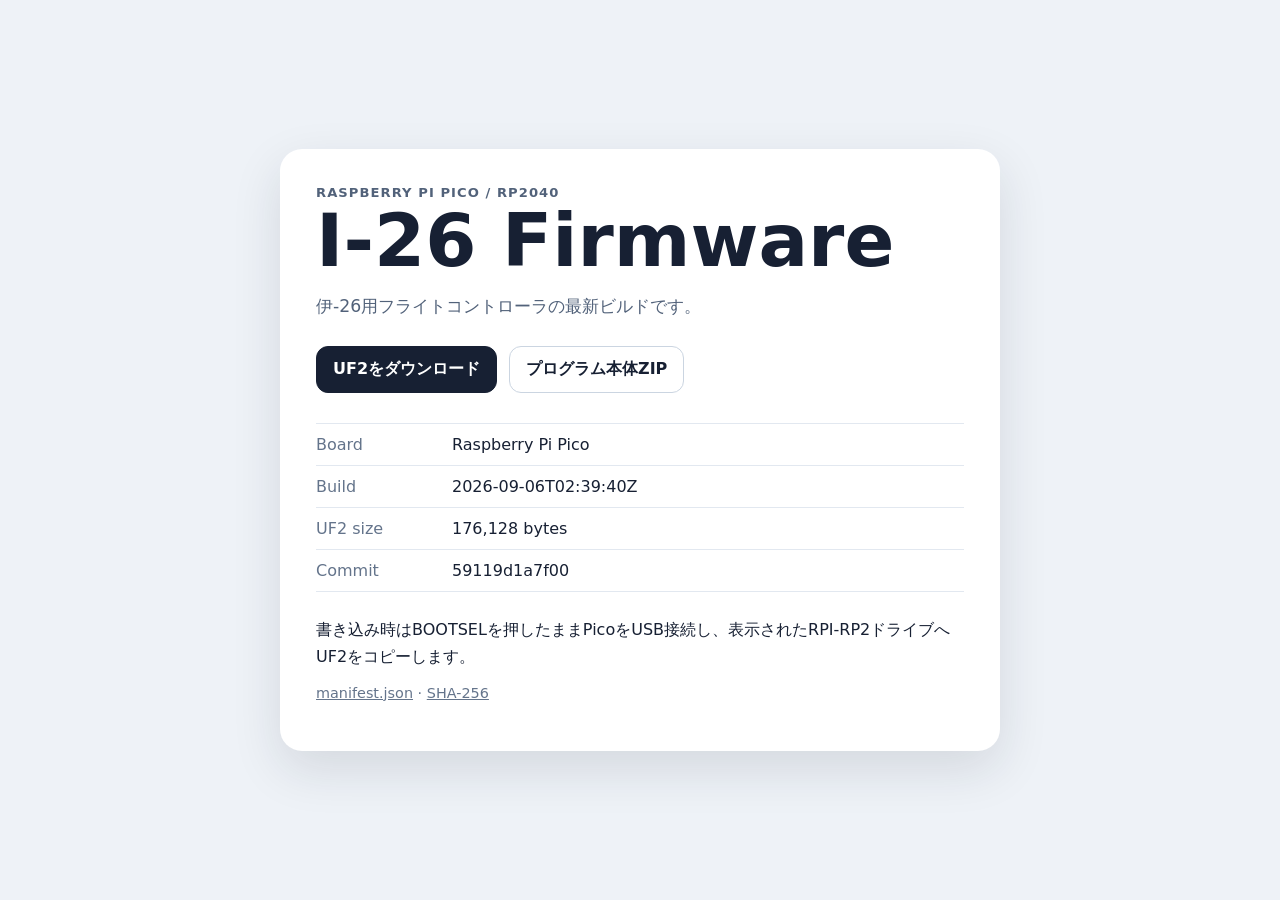
<file: index.html>
<!doctype html>
<html lang="ja">
<head>
  <meta charset="utf-8">
  <meta name="viewport" content="width=device-width, initial-scale=1">
  <title>I-26 Pico Firmware</title>
  <link rel="stylesheet" href="style.css">
</head>
<body>
  <main class="card">
    <p class="eyebrow">Raspberry Pi Pico / RP2040</p>
    <h1>I-26 Firmware</h1>
    <p class="lead">伊-26用フライトコントローラの最新ビルドです。</p>

    <div class="actions">
      <a class="primary" href="firmware/i26-pico.uf2" download>UF2をダウンロード</a>
      <a href="firmware/i26-firmware-source.zip" download>プログラム本体ZIP</a>
    </div>

    <dl id="build-info">
      <div><dt>Board</dt><dd>Raspberry Pi Pico</dd></div>
      <div><dt>Build</dt><dd id="built-at">読み込み中…</dd></div>
      <div><dt>UF2 size</dt><dd id="uf2-size">—</dd></div>
      <div><dt>Commit</dt><dd id="commit">—</dd></div>
    </dl>

    <p class="note">書き込み時はBOOTSELを押したままPicoをUSB接続し、表示されたRPI-RP2ドライブへUF2をコピーします。</p>
    <p class="small"><a href="firmware/manifest.json">manifest.json</a> · <a href="firmware/i26-pico.uf2.sha256">SHA-256</a></p>
  </main>
  <script src="app.js"></script>
</body>
</html>
</file>
<file: style.css>
:root {
  font-family: Inter, ui-sans-serif, system-ui, -apple-system, BlinkMacSystemFont, "Segoe UI", sans-serif;
  color: #172033;
  background: #eef2f7;
}
* { box-sizing: border-box; }
body { margin: 0; min-height: 100vh; display: grid; place-items: center; padding: 24px; }
.card { width: min(720px, 100%); background: white; border-radius: 22px; padding: 36px; box-shadow: 0 18px 50px rgba(23, 32, 51, .12); }
.eyebrow { margin: 0 0 6px; font-size: .82rem; font-weight: 700; letter-spacing: .08em; text-transform: uppercase; color: #52627a; }
h1 { margin: 0; font-size: clamp(2.2rem, 8vw, 4.6rem); line-height: .95; }
.lead { margin: 18px 0 28px; font-size: 1.08rem; color: #52627a; }
.actions { display: flex; gap: 12px; flex-wrap: wrap; margin-bottom: 30px; }
.actions a { text-decoration: none; border: 1px solid #cbd5e1; border-radius: 12px; padding: 12px 16px; color: #172033; font-weight: 700; }
.actions a.primary { background: #172033; color: white; border-color: #172033; }
dl { margin: 0; border-top: 1px solid #e2e8f0; }
dl div { display: grid; grid-template-columns: 120px 1fr; gap: 16px; padding: 11px 0; border-bottom: 1px solid #e2e8f0; }
dt { color: #64748b; }
dd { margin: 0; overflow-wrap: anywhere; }
.note { margin: 24px 0 0; line-height: 1.7; }
.small { font-size: .9rem; color: #64748b; }
a { color: inherit; }
</file>
